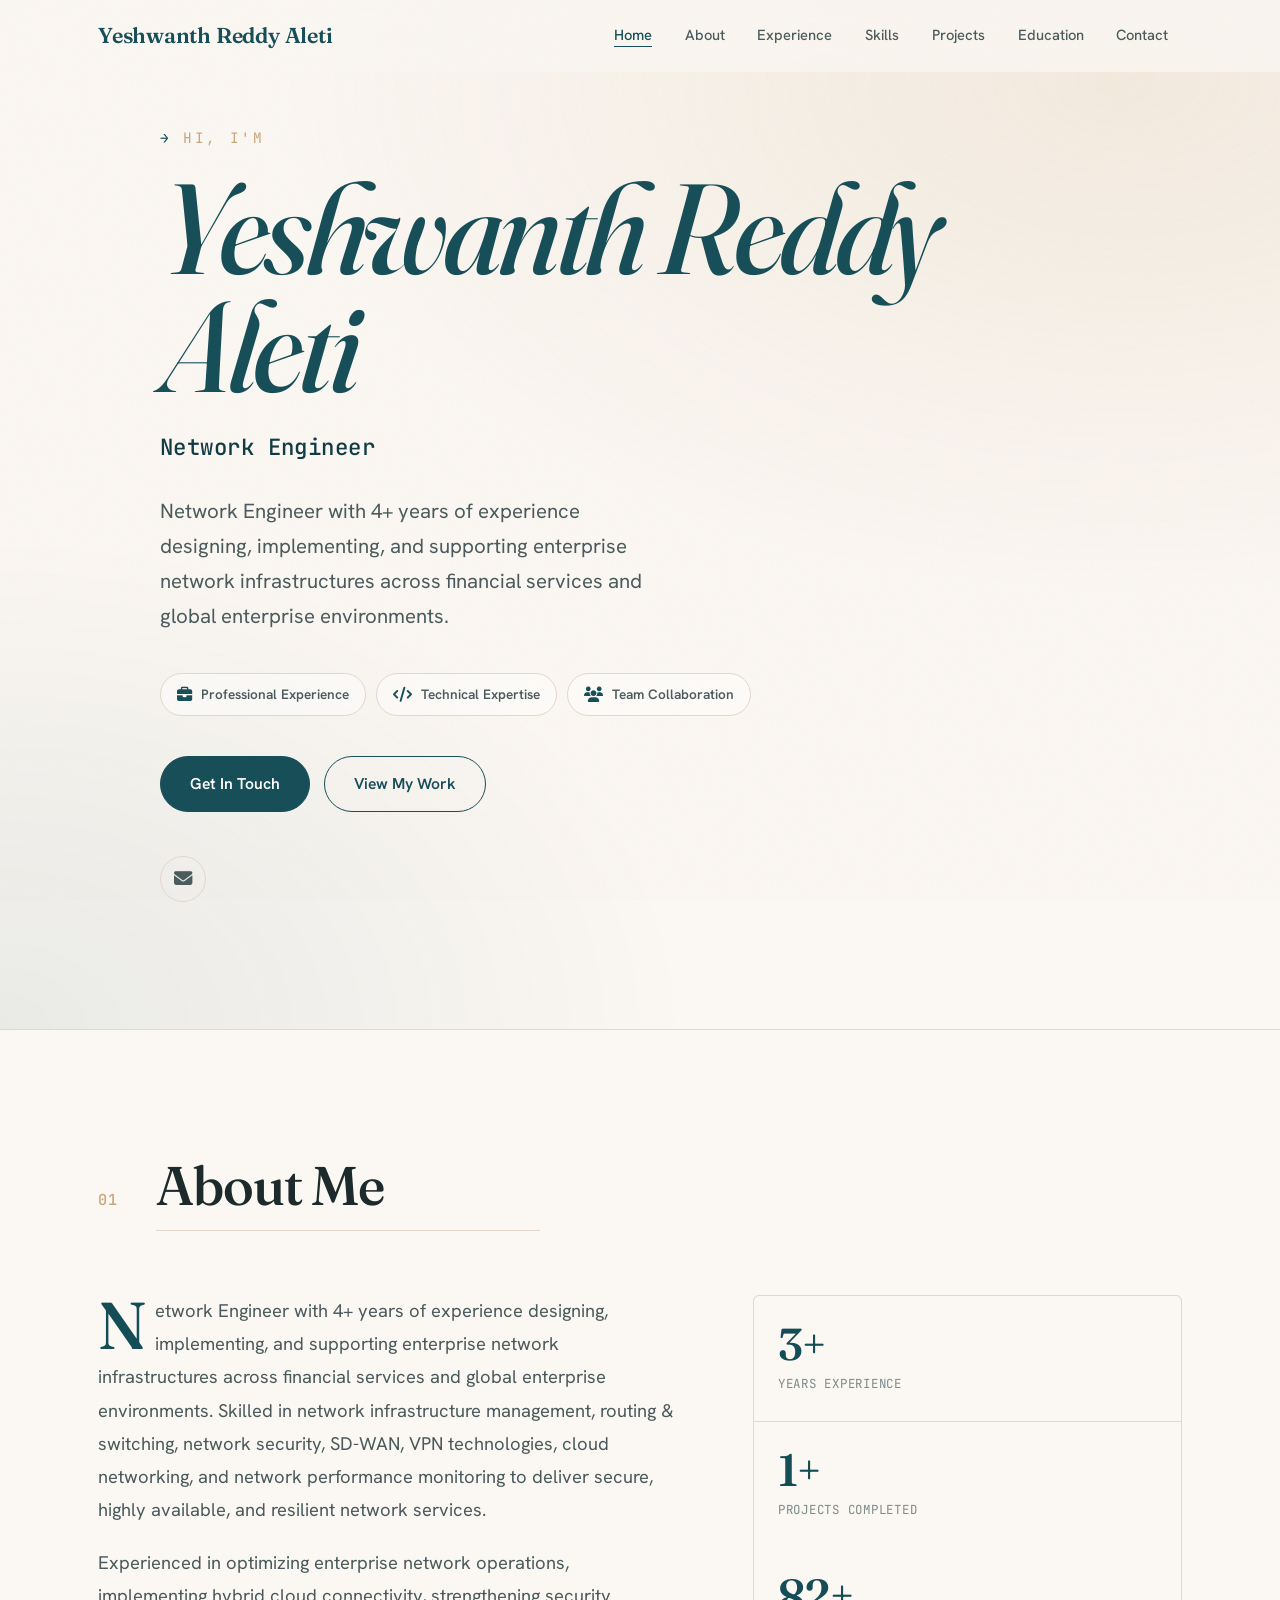
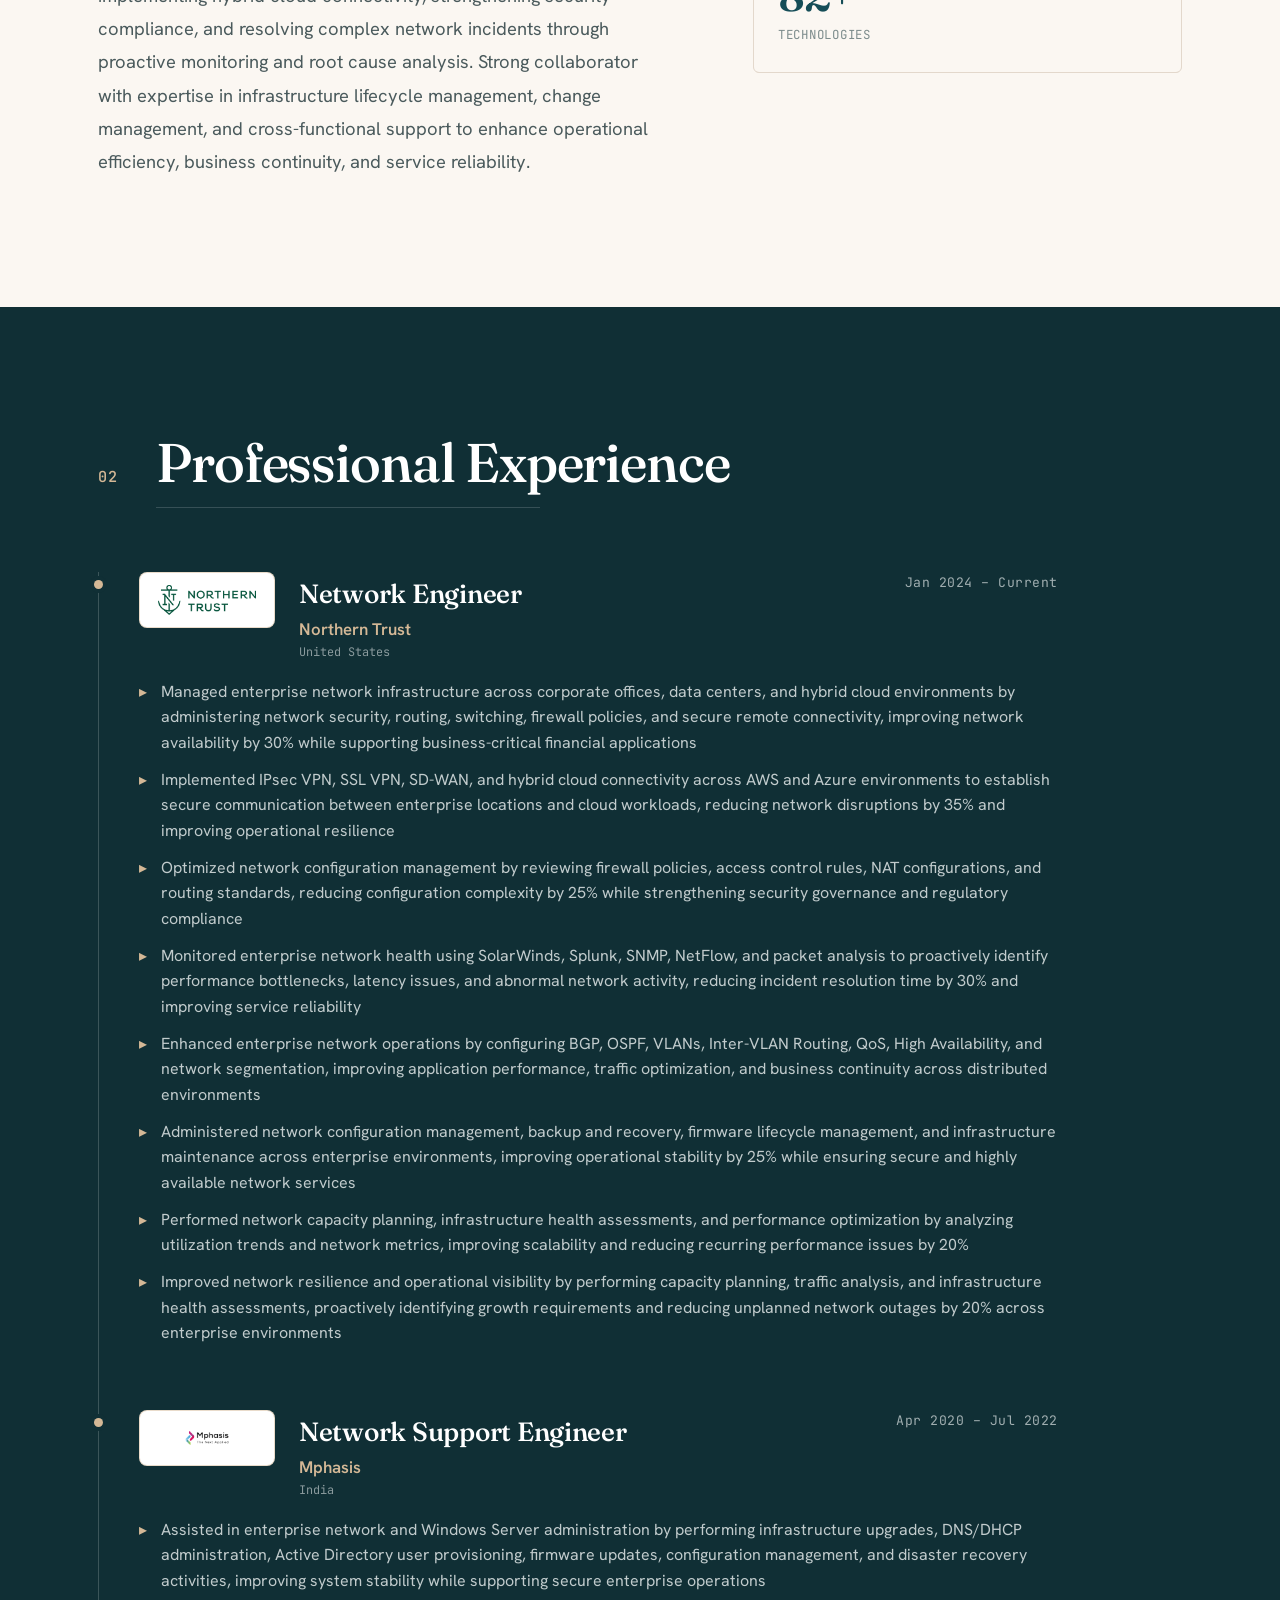
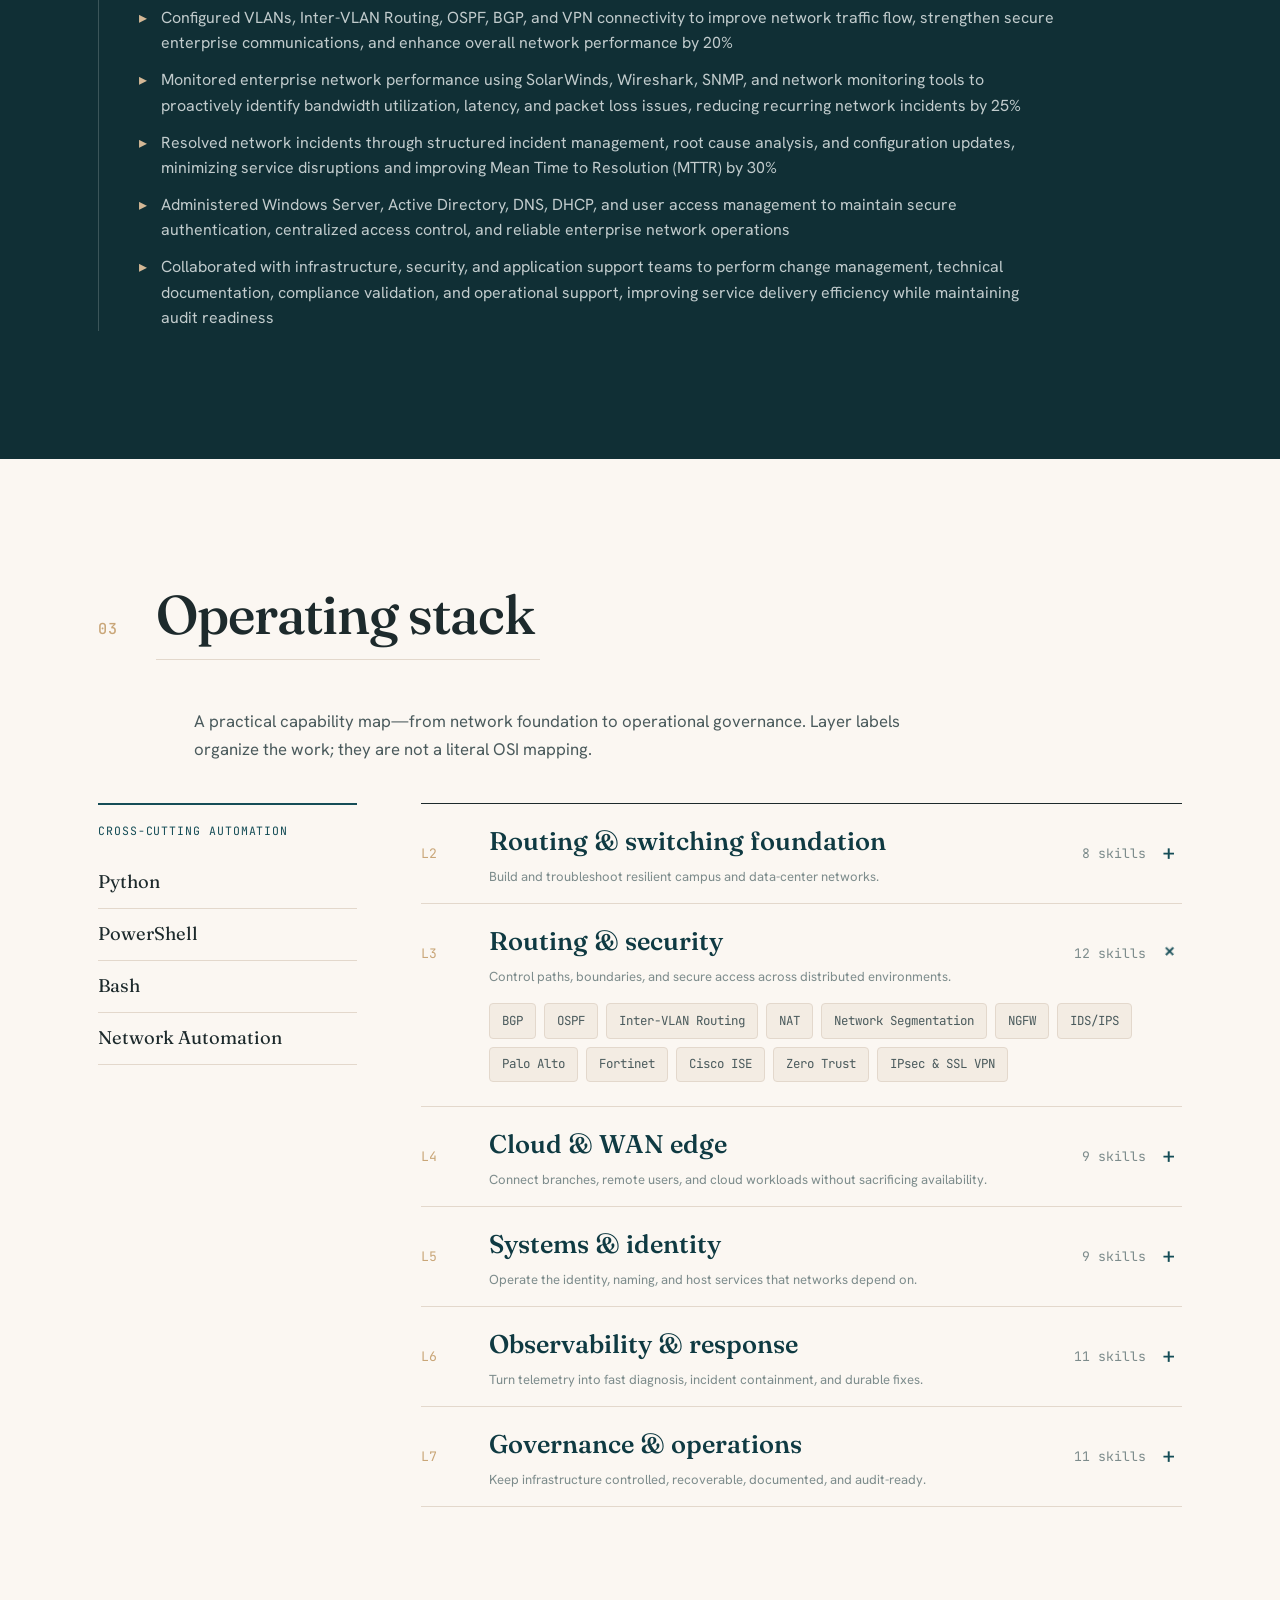
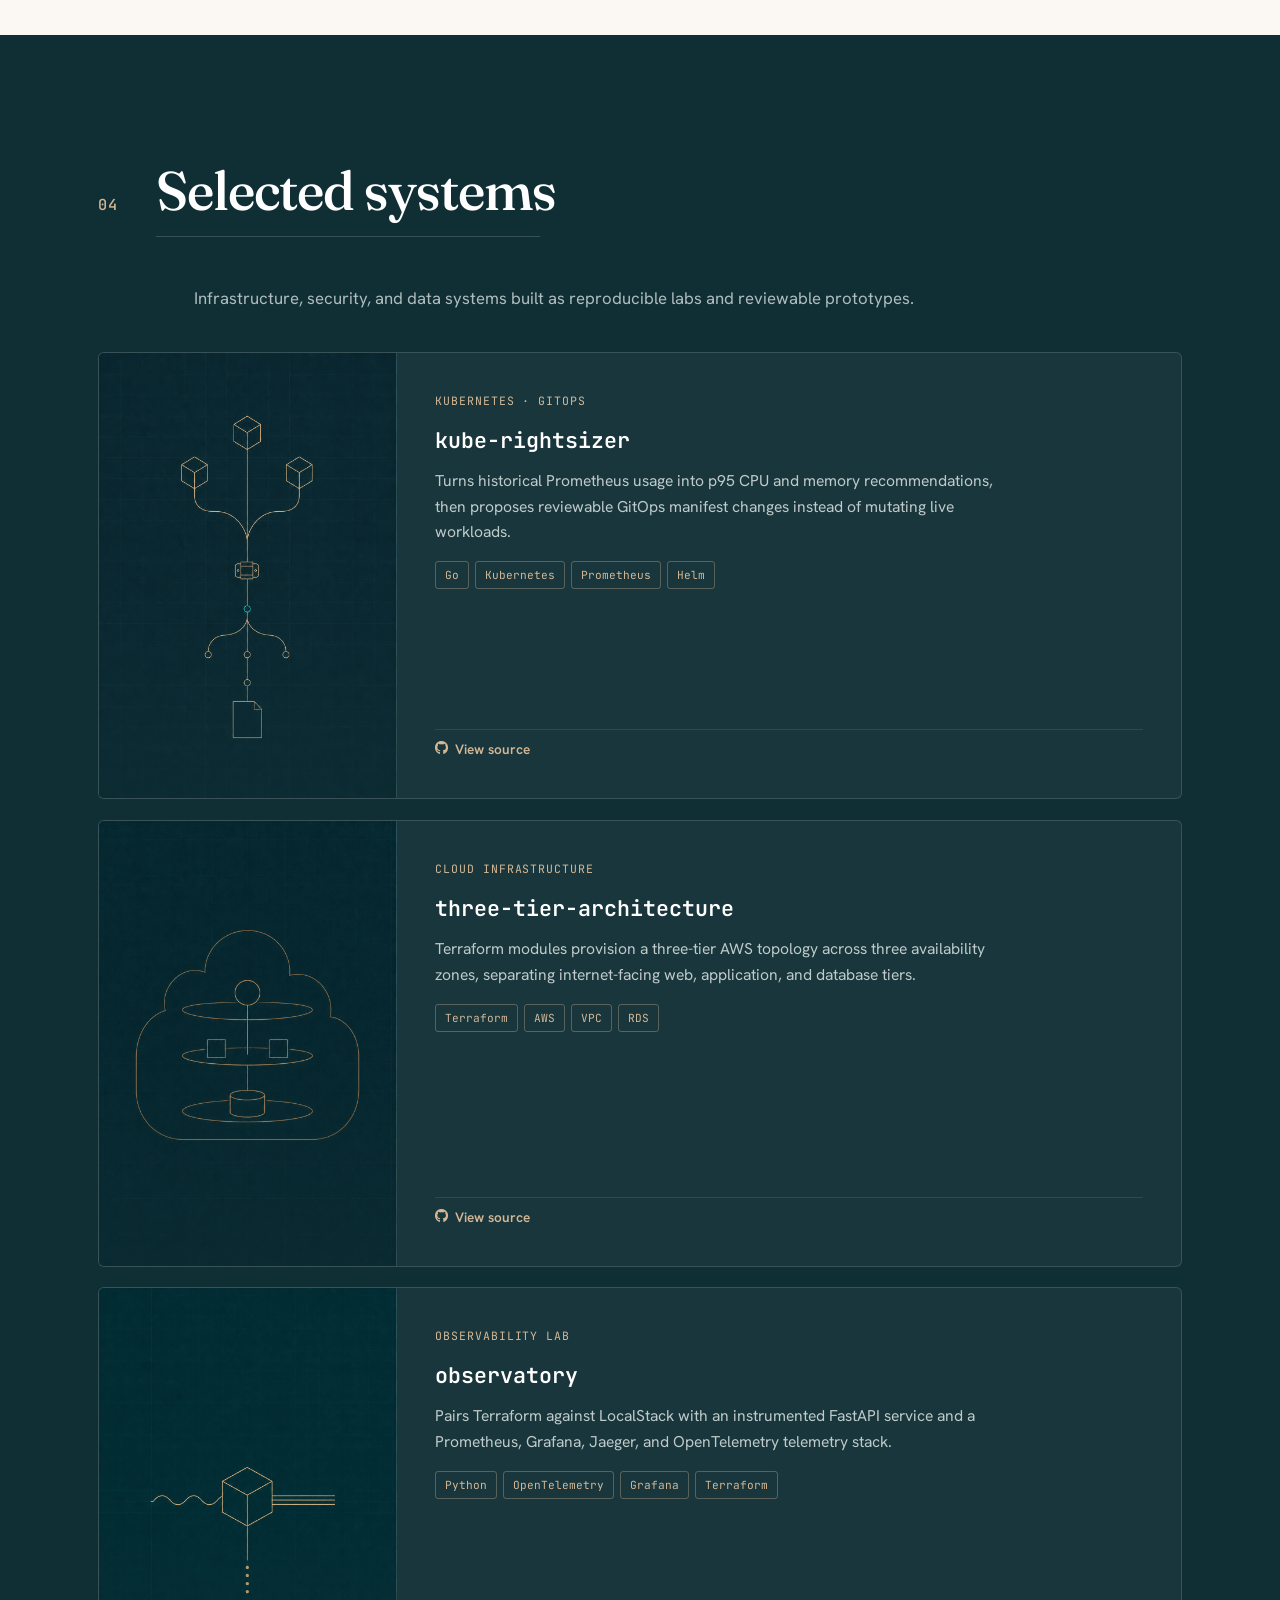
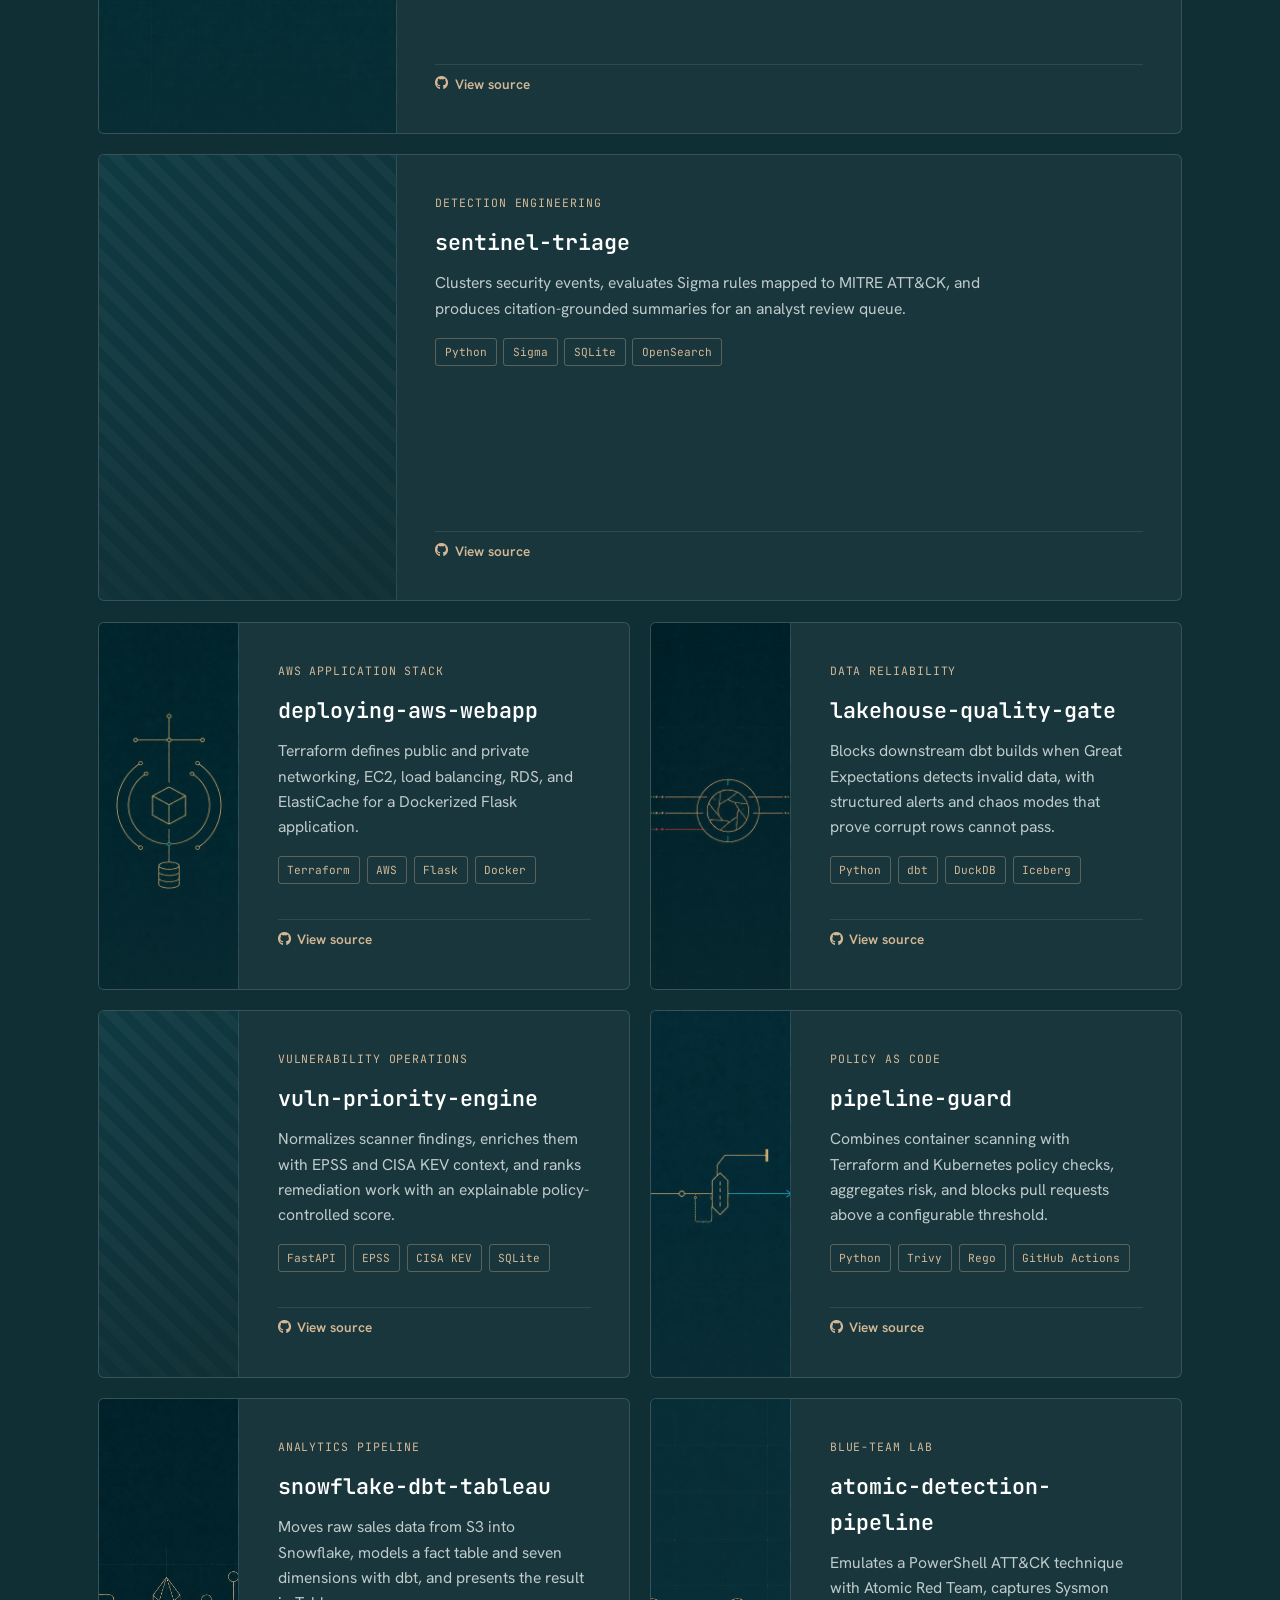
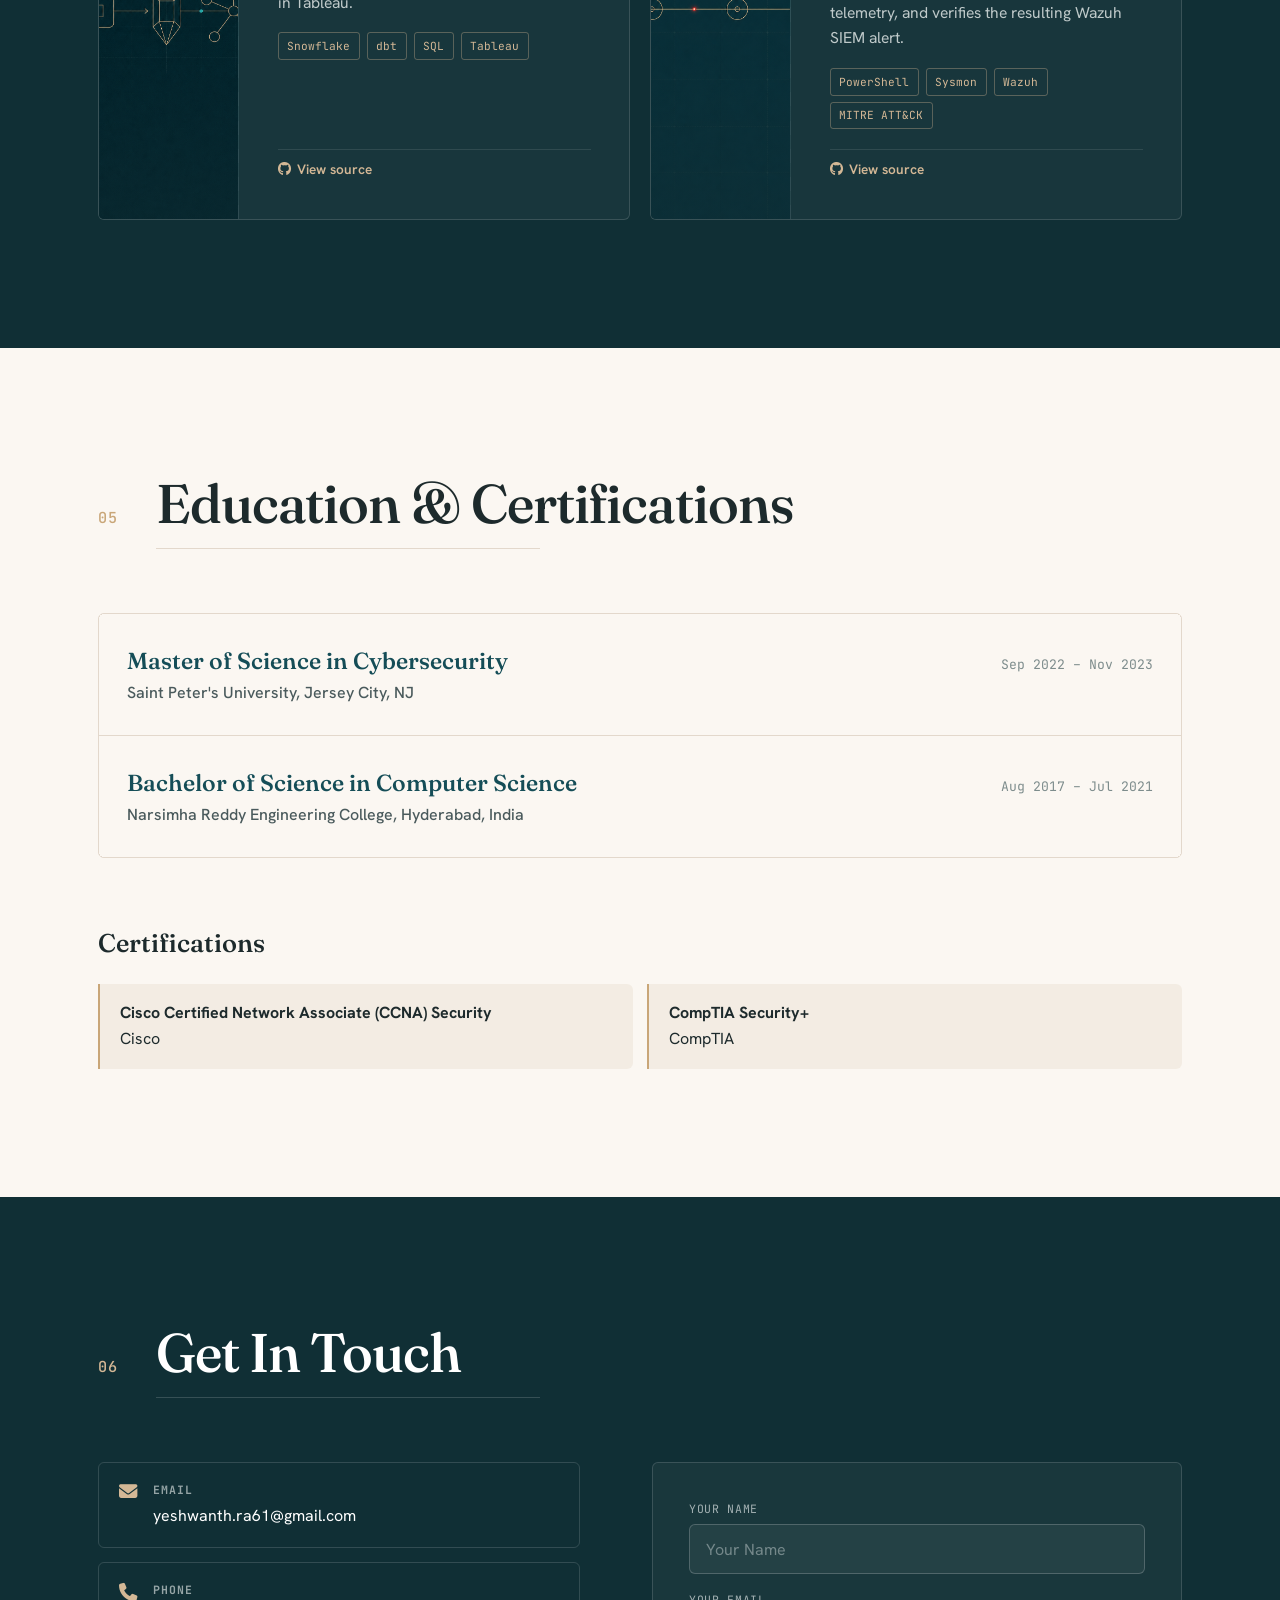
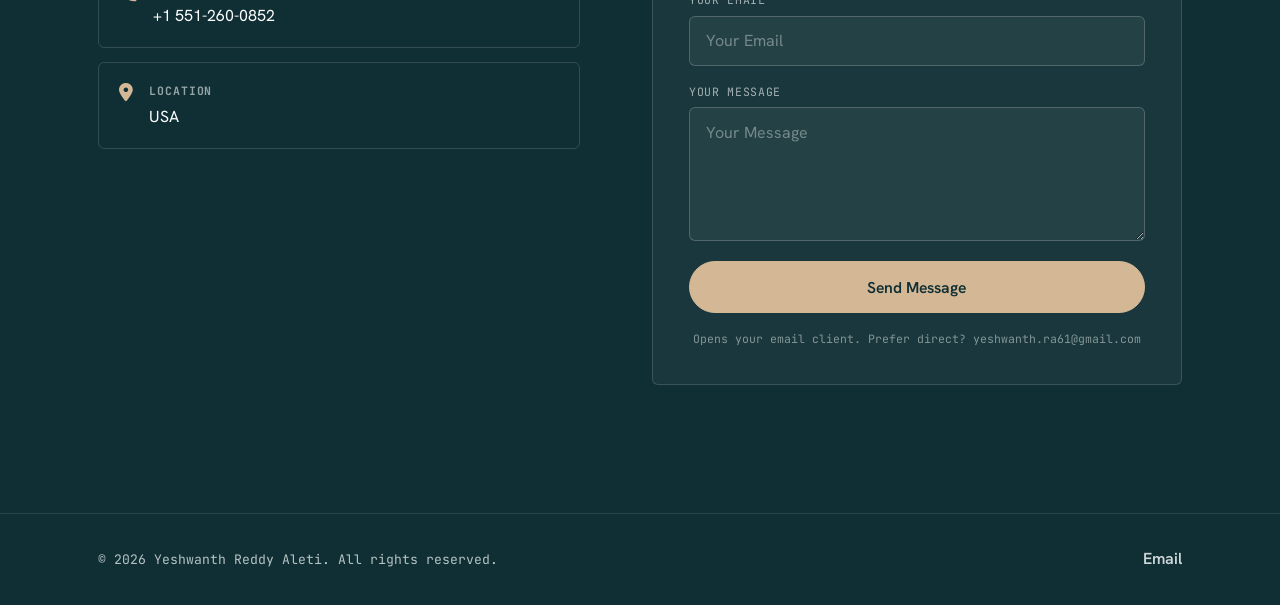
<file: index.html>
<!doctype html>
<html lang="en">
  <head>
    <meta charset="UTF-8" />
    <meta name="viewport" content="width=device-width, initial-scale=1.0" />

    <!-- Primary meta (static — present before JS runs, so crawlers & link unfurlers see it) -->
    <title>Yeshwanth Reddy Aleti — Network Engineer</title>
    <meta
      name="description"
      content="Yeshwanth Reddy Aleti is a Network Engineer with 4+ years of experience in enterprise networking, security, SD-WAN, VPN, cloud connectivity, and network operations."
    />
    <meta name="author" content="Yeshwanth Reddy Aleti" />
    <meta
      name="keywords"
      content="Yeshwanth Reddy Aleti, Network Engineer, BGP, OSPF, SD-WAN, Network Security, Cloud Networking, Portfolio"
    />
    <meta name="theme-color" content="#123A42" />
    <link rel="canonical" href="https://yeshwanthreddy.com/" />

    <!-- Open Graph (LinkedIn / Facebook) -->
    <meta property="og:type" content="website" />
    <meta property="og:site_name" content="Yeshwanth Reddy Aleti" />
    <meta property="og:title" content="Yeshwanth Reddy Aleti — Network Engineer" />
    <meta
      property="og:description"
      content="Network Engineer specializing in secure enterprise infrastructure, routing, SD-WAN, VPN, and cloud connectivity."
    />
    <meta property="og:url" content="https://yeshwanthreddy.com/" />
    <meta property="og:image" content="assets/og-image.png" />
    <meta property="og:image:width" content="1200" />
    <meta property="og:image:height" content="630" />
    <meta property="og:image:alt" content="Yeshwanth Reddy Aleti — Network Engineer" />

    <!-- Twitter / X -->
    <meta name="twitter:card" content="summary_large_image" />
    <meta name="twitter:title" content="Yeshwanth Reddy Aleti — Network Engineer" />
    <meta
      name="twitter:description"
      content="Network Engineer specializing in secure enterprise infrastructure, routing, SD-WAN, VPN, and cloud connectivity."
    />
    <meta name="twitter:image" content="assets/og-image.png" />

    <!-- Icons -->
    <link rel="icon" href="assets/favicon.svg" type="image/svg+xml" />
    <link rel="apple-touch-icon" href="assets/favicon.svg" />

    <!-- Fonts: distinctive display serif + warm grotesque body + mono for data -->
    <link rel="preconnect" href="https://fonts.googleapis.com" />
    <link rel="preconnect" href="https://fonts.gstatic.com" crossorigin />
    <link
      href="https://fonts.googleapis.com/css2?family=Fraunces:ital,opsz,wght@0,9..144,400..700;1,9..144,400..600&family=Hanken+Grotesk:wght@400;500;600;700;800&family=JetBrains+Mono:wght@400;500;600&display=swap"
      rel="stylesheet"
    />

    <link rel="stylesheet" href="assets/css/styles.css" />
    <link
      rel="stylesheet"
      href="https://cdnjs.cloudflare.com/ajax/libs/font-awesome/6.4.0/css/all.min.css"
      integrity="sha512-iecdLmaskl7CVkqkXNQ/ZH/XLlvWZOJyj7Yy7tcenmpD1ypASozpmT/E0iPtmFIB46ZmdtAc9eNBvH0H/ZpiBw=="
      crossorigin="anonymous"
      referrerpolicy="no-referrer"
    />

    <!-- Structured data for richer search results -->
    <script type="application/ld+json">
      {
        "@context": "https://schema.org",
        "@type": "Person",
        "name": "Yeshwanth Reddy Aleti",
        "jobTitle": "Network Engineer",
        "url": "https://yeshwanthreddy.com/",
        "email": "mailto:yeshwanth.ra61@gmail.com",
        "sameAs": ["https://github.com/Yeshwanthreddy-oss"],
        "knowsAbout": ["BGP", "OSPF", "SD-WAN", "Network Security", "Cloud Networking", "Network Operations"]
      }
    </script>
  </head>
  <body>
    <a href="#main" class="skip-link">Skip to content</a>

    <!-- Navigation -->
    <nav class="navbar" id="navbar" aria-label="Primary">
      <div class="container">
        <div class="nav-brand">
          <a href="#home" aria-label="Back to top"></a>
        </div>
        <button
          class="nav-toggle"
          id="navToggle"
          aria-label="Toggle navigation menu"
          aria-controls="navMenu"
          aria-expanded="false"
        >
          <span></span>
          <span></span>
          <span></span>
        </button>
        <ul class="nav-menu" id="navMenu">
          <!-- Navigation items loaded dynamically -->
        </ul>
      </div>
    </nav>

    <main id="main">
      <!-- Hero -->
      <section id="home" class="hero">
        <div class="container">
          <div class="hero-content">
            <p class="hero-eyebrow"><span id="heroGreeting"></span></p>
            <h1 class="hero-title"><span class="highlight" id="heroName"></span></h1>
            <h2 class="hero-subtitle" id="heroTitle"></h2>
            <p class="hero-description" id="heroSummary"></p>
            <div class="hero-highlights" id="heroHighlights"></div>
            <div class="hero-cta" id="heroCTA"></div>
            <div class="social-links" id="heroSocial"></div>
          </div>
        </div>
      </section>

      <!-- About -->
      <section id="about" class="about section">
        <div class="container">
          <div class="section-head">
            <span class="section-index" aria-hidden="true">01</span>
            <h2 class="section-title"></h2>
          </div>
          <div class="about-content">
            <div class="about-text" id="aboutText"></div>
            <div class="about-stats" id="aboutStats"></div>
          </div>
        </div>
      </section>

      <!-- Experience -->
      <section id="experience" class="experience section section--ink">
        <div class="container">
          <div class="section-head">
            <span class="section-index" aria-hidden="true">02</span>
            <h2 class="section-title"></h2>
          </div>
          <div class="timeline" id="experienceTimeline"></div>
        </div>
      </section>

      <!-- Skills -->
      <section id="skills" class="skills section">
        <div class="container">
          <div class="section-head">
            <span class="section-index" aria-hidden="true">03</span>
            <h2 class="section-title"></h2>
          </div>
          <p class="section-intro" id="skillsIntro"></p>
          <div class="skills-grid" id="skillsGrid"></div>
        </div>
      </section>

      <!-- Projects -->
      <section id="projects" class="projects section section--ink">
        <div class="container">
          <div class="section-head">
            <span class="section-index" aria-hidden="true">04</span>
            <h2 class="section-title"></h2>
          </div>
          <p class="section-intro section-intro--dark" id="projectsIntro"></p>
          <div class="projects-grid" id="projectsGrid"></div>
        </div>
      </section>

      <!-- Education -->
      <section id="education" class="education section">
        <div class="container">
          <div class="section-head">
            <span class="section-index" aria-hidden="true">05</span>
            <h2 class="section-title"></h2>
          </div>
          <div class="education-content">
            <div class="education-grid" id="educationGrid"></div>
            <div class="certifications">
              <h3></h3>
              <div class="cert-grid" id="certGrid"></div>
            </div>
          </div>
        </div>
      </section>

      <!-- Contact -->
      <section id="contact" class="contact section section--ink">
        <div class="container">
          <div class="section-head">
            <span class="section-index" aria-hidden="true">06</span>
            <h2 class="section-title"></h2>
          </div>
          <div class="contact-content">
            <div class="contact-info" id="contactInfo"></div>
            <div class="contact-form-container" id="contactFormContainer"></div>
          </div>
        </div>
      </section>
    </main>

    <!-- Footer -->
    <footer class="footer">
      <div class="container">
        <p id="footerCopyright"></p>
        <div class="footer-links" id="footerLinks"></div>
      </div>
    </footer>

    <!-- Fallback for crawlers / no-JS visitors so the page is never blank -->
    <noscript>
      <div class="noscript-banner">
        <h1>Yeshwanth Reddy Aleti — Network Engineer</h1>
        <p>
          Network Engineer with 4+ years of experience in enterprise infrastructure, routing, security,
          SD-WAN, VPN, and cloud connectivity. This portfolio is interactive; please enable JavaScript for the full
          experience.
        </p>
        <p>
          <a href="mailto:yeshwanth.ra61@gmail.com">yeshwanth.ra61@gmail.com</a>
          &nbsp;•&nbsp;
          <a href="https://github.com/Yeshwanthreddy-oss">GitHub</a>
          &nbsp;•&nbsp;
          <a href="https://github.com/">GitHub</a>
        </p>
      </div>
    </noscript>

    <script src="assets/js/main.js"></script>
  </body>
</html>
</file>
<file: assets/css/styles.css>
/* ==========================================================================
   Yeshwanth Reddy Aleti — Portfolio
   Aesthetic: "Editorial Data Brief" — variable serif display (Fraunces) over a
   warm grotesque body (Hanken Grotesk), mono (JetBrains Mono) for data/labels.
   Warm paper + deep-teal ink rhythm, hairline rules, asymmetric composition.
   ========================================================================== */

:root {
  /* Ink / brand */
  --teal: #154d57;
  --teal-deep: #0f3a42;
  --teal-ink: #102f35;
  --sand: #b7a08b;
  --sand-warm: #c9a678;
  --gold: #d4b896;

  /* Paper & text (light sections) */
  --paper: #fbf7f2;
  --paper-2: #f3ece3;
  --line: #e3d8cc;
  --ink: #1d2a2c;
  --ink-soft: #4a5a5c;
  --ink-faint: #7d8c8c;

  /* Type */
  --font-display: "Fraunces", Georgia, "Times New Roman", serif;
  --font-body: "Hanken Grotesk", -apple-system, BlinkMacSystemFont, sans-serif;
  --font-mono: "JetBrains Mono", "SFMono-Regular", Menlo, monospace;

  /* Spacing scale */
  --sp-xs: 0.5rem;
  --sp-sm: 1rem;
  --sp-md: 2rem;
  --sp-lg: 4rem;
  --sp-xl: clamp(5rem, 10vw, 9rem);

  --maxw: 1180px;
  --radius: 6px;

  --ease: cubic-bezier(0.22, 0.61, 0.36, 1);
  --t-fast: 0.2s var(--ease);
  --t: 0.4s var(--ease);
}

/* ----------------------------------------------------------------- Reset */
*,
*::before,
*::after {
  margin: 0;
  padding: 0;
  box-sizing: border-box;
}

html {
  scroll-behavior: smooth;
  font-size: 16px;
  -webkit-font-smoothing: antialiased;
  text-rendering: optimizeLegibility;
}

body {
  font-family: var(--font-body);
  color: var(--ink);
  background: var(--paper);
  line-height: 1.65;
  overflow-x: hidden;
  position: relative;
}

/* Subtle paper grain for atmosphere (pure CSS, no asset request) */
body::before {
  content: "";
  position: fixed;
  inset: 0;
  z-index: 9999;
  pointer-events: none;
  opacity: 0.035;
  background-image: url("data:image/svg+xml,%3Csvg xmlns='http://www.w3.org/2000/svg' width='160' height='160'%3E%3Cfilter id='n'%3E%3CfeTurbulence type='fractalNoise' baseFrequency='0.9' numOctaves='3' stitchTiles='stitch'/%3E%3C/filter%3E%3Crect width='100%25' height='100%25' filter='url(%23n)'/%3E%3C/svg%3E");
}

a {
  color: inherit;
  text-decoration: none;
  transition: color var(--t-fast);
}
img {
  max-width: 100%;
  height: auto;
  display: block;
}
ul {
  list-style: none;
}

/* Accessibility ------------------------------------------------------------ */
.skip-link {
  position: absolute;
  left: -9999px;
  top: 0;
  z-index: 10000;
  background: var(--teal);
  color: #fff;
  padding: 0.75rem 1.25rem;
  border-radius: 0 0 var(--radius) 0;
  font-weight: 600;
}
.skip-link:focus {
  left: 0;
}

:focus-visible {
  outline: 2px solid var(--teal);
  outline-offset: 3px;
  border-radius: 3px;
}
.section--ink :focus-visible {
  outline-color: var(--gold);
}

/* ----------------------------------------------------------------- Layout */
.container {
  max-width: var(--maxw);
  margin: 0 auto;
  padding: 0 clamp(1.25rem, 5vw, 3rem);
}

.section {
  padding: var(--sp-xl) 0;
}

/* Section header — mono index + serif title + hairline, left-aligned */
.section-head {
  display: grid;
  grid-template-columns: auto 1fr;
  align-items: baseline;
  gap: clamp(1rem, 3vw, 2.5rem);
  margin-bottom: var(--sp-lg);
}
.section-index {
  font-family: var(--font-mono);
  font-size: 0.95rem;
  font-weight: 500;
  letter-spacing: 0.05em;
  color: var(--sand-warm);
  padding-top: 0.6em;
}
.section-title {
  font-family: var(--font-display);
  font-optical-sizing: auto;
  font-weight: 520;
  font-size: clamp(2rem, 5vw, 3.4rem);
  line-height: 1.02;
  letter-spacing: -0.02em;
  color: var(--ink);
  position: relative;
  padding-bottom: 1.1rem;
}
.section-title::after {
  content: "";
  position: absolute;
  left: 0;
  bottom: 0;
  width: clamp(120px, 30vw, 100%);
  height: 1px;
  background: var(--line);
}

/* Ink (dark teal) sections invert the palette ------------------------------ */
.section--ink {
  background: var(--teal-ink);
  color: #eef3f2;
}
.section--ink .section-title {
  color: #fff;
}
.section--ink .section-title::after {
  background: rgba(255, 255, 255, 0.16);
}
.section--ink .section-index {
  color: var(--gold);
}

/* ----------------------------------------------------------------- Nav */
.navbar {
  position: fixed;
  inset: 0 0 auto 0;
  z-index: 1000;
  background: color-mix(in srgb, var(--paper) 82%, transparent);
  backdrop-filter: blur(12px) saturate(1.1);
  border-bottom: 1px solid transparent;
  transition: border-color var(--t), background var(--t);
}
.navbar.is-scrolled {
  border-bottom-color: var(--line);
}
.navbar .container {
  display: flex;
  justify-content: space-between;
  align-items: center;
  padding-block: 1.1rem;
}
.nav-brand a {
  font-family: var(--font-display);
  font-size: 1.35rem;
  font-weight: 600;
  letter-spacing: -0.01em;
  color: var(--teal);
}
.nav-menu {
  display: flex;
  gap: 0.35rem;
}
.nav-link {
  position: relative;
  font-size: 0.92rem;
  font-weight: 500;
  padding: 0.5rem 0.85rem;
  color: var(--ink-soft);
  border-radius: var(--radius);
}
.nav-link::after {
  content: "";
  position: absolute;
  left: 0.85rem;
  right: 0.85rem;
  bottom: 0.32rem;
  height: 1.5px;
  background: var(--teal);
  transform: scaleX(0);
  transform-origin: left;
  transition: transform var(--t-fast);
}
.nav-link:hover,
.nav-link.is-active {
  color: var(--teal);
}
.nav-link:hover::after,
.nav-link.is-active::after {
  transform: scaleX(1);
}

.nav-toggle {
  display: none;
  flex-direction: column;
  gap: 5px;
  background: none;
  border: 0;
  cursor: pointer;
  padding: 0.4rem;
}
.nav-toggle span {
  width: 26px;
  height: 2px;
  background: var(--ink);
  border-radius: 2px;
  transition: transform var(--t-fast), opacity var(--t-fast);
}
.nav-toggle[aria-expanded="true"] span:nth-child(1) {
  transform: translateY(7px) rotate(45deg);
}
.nav-toggle[aria-expanded="true"] span:nth-child(2) {
  opacity: 0;
}
.nav-toggle[aria-expanded="true"] span:nth-child(3) {
  transform: translateY(-7px) rotate(-45deg);
}

/* ----------------------------------------------------------------- Hero */
.hero {
  min-height: 100vh;
  display: flex;
  align-items: center;
  padding: clamp(7rem, 14vh, 10rem) 0 var(--sp-xl);
  background:
    radial-gradient(120% 90% at 88% 8%, rgba(199, 166, 120, 0.16), transparent 55%),
    radial-gradient(90% 80% at 0% 100%, rgba(21, 77, 87, 0.08), transparent 60%),
    var(--paper);
  position: relative;
}
/* faint baseline grid line under hero */
.hero::after {
  content: "";
  position: absolute;
  left: 0;
  right: 0;
  bottom: 0;
  height: 1px;
  background: var(--line);
}
.hero-content {
  max-width: 60rem;
}
.hero-eyebrow {
  font-family: var(--font-mono);
  font-size: 0.9rem;
  letter-spacing: 0.18em;
  text-transform: uppercase;
  color: var(--sand-warm);
  margin-bottom: 1.25rem;
}
.hero-eyebrow::before {
  content: "→ ";
  color: var(--teal);
}
.hero-title {
  font-family: var(--font-display);
  font-optical-sizing: auto;
  font-weight: 560;
  font-size: clamp(3rem, 11vw, 8rem);
  line-height: 0.92;
  letter-spacing: -0.035em;
  color: var(--ink);
  margin-bottom: 1.5rem;
}
.hero-title .highlight {
  color: var(--teal);
  font-style: italic;
  font-weight: 460;
}
.hero-subtitle {
  font-family: var(--font-mono);
  font-size: clamp(1rem, 2.2vw, 1.4rem);
  font-weight: 500;
  letter-spacing: 0.02em;
  color: var(--teal-deep);
  margin-bottom: 1.75rem;
}
.hero-description {
  font-size: clamp(1.05rem, 1.6vw, 1.3rem);
  line-height: 1.7;
  color: var(--ink-soft);
  max-width: 46ch;
  margin-bottom: 2.5rem;
}
.hero-description strong {
  color: var(--ink);
  font-weight: 700;
}

.hero-highlights {
  display: flex;
  flex-wrap: wrap;
  gap: 0.65rem;
  margin-bottom: 2.5rem;
}
.highlight-item {
  display: inline-flex;
  align-items: center;
  gap: 0.55rem;
  padding: 0.55rem 1rem;
  border: 1px solid var(--line);
  border-radius: 100px;
  background: rgba(255, 255, 255, 0.5);
  transition: border-color var(--t-fast), transform var(--t-fast);
}
.highlight-item:hover {
  border-color: var(--sand-warm);
  transform: translateY(-2px);
}
.highlight-item i {
  color: var(--teal);
  font-size: 0.95rem;
}
.highlight-item span {
  font-size: 0.85rem;
  font-weight: 600;
  color: var(--ink-soft);
}

.hero-cta {
  display: flex;
  flex-wrap: wrap;
  gap: 0.9rem;
  margin-bottom: 2.75rem;
}

/* Buttons ------------------------------------------------------------------ */
.btn {
  --btn-bg: var(--teal);
  --btn-fg: #fff;
  display: inline-flex;
  align-items: center;
  gap: 0.6rem;
  padding: 0.9rem 1.8rem;
  border-radius: 100px;
  font-family: var(--font-body);
  font-weight: 600;
  font-size: 0.98rem;
  cursor: pointer;
  border: 1.5px solid var(--btn-bg);
  background: var(--btn-bg);
  color: var(--btn-fg);
  transition: transform var(--t-fast), box-shadow var(--t-fast), background var(--t-fast),
    color var(--t-fast);
}
.btn:hover {
  transform: translateY(-2px);
  box-shadow: 0 12px 24px -12px rgba(21, 77, 87, 0.55);
}
.btn-secondary {
  background: transparent;
  color: var(--teal);
  border-color: var(--teal);
}
.btn-secondary:hover {
  background: var(--teal);
  color: #fff;
}
.section--ink .btn-secondary {
  color: #fff;
  border-color: rgba(255, 255, 255, 0.5);
}
.section--ink .btn-secondary:hover {
  background: #fff;
  color: var(--teal-ink);
  border-color: #fff;
}

/* Social ------------------------------------------------------------------- */
.social-links {
  display: flex;
  gap: 0.65rem;
}
.social-links a {
  width: 46px;
  height: 46px;
  display: grid;
  place-items: center;
  border: 1px solid var(--line);
  border-radius: 50%;
  font-size: 1.15rem;
  color: var(--ink-soft);
  transition: transform var(--t-fast), color var(--t-fast), border-color var(--t-fast),
    background var(--t-fast);
}
.social-links a:hover {
  color: #fff;
  background: var(--teal);
  border-color: var(--teal);
  transform: translateY(-3px);
}

/* ----------------------------------------------------------------- About */
.about-content {
  display: grid;
  grid-template-columns: 1.35fr 1fr;
  gap: clamp(2rem, 6vw, 5rem);
  align-items: start;
}
.about-text p {
  font-size: 1.15rem;
  line-height: 1.8;
  color: var(--ink-soft);
}
.about-text p + p {
  margin-top: 1.25rem;
}
.about-text p:first-child::first-letter {
  font-family: var(--font-display);
  font-size: 3.6em;
  font-weight: 560;
  float: left;
  line-height: 0.74;
  margin: 0.08em 0.12em 0 0;
  color: var(--teal);
}
.about-stats {
  display: grid;
  gap: 1px;
  background: var(--line);
  border: 1px solid var(--line);
  border-radius: var(--radius);
  overflow: hidden;
}
.stat-item {
  background: var(--paper);
  padding: 1.6rem 1.5rem;
  transition: background var(--t-fast);
}
.stat-item:hover {
  background: var(--paper-2);
}
.stat-item h3 {
  font-family: var(--font-display);
  font-size: 2.8rem;
  font-weight: 560;
  line-height: 1;
  color: var(--teal);
  letter-spacing: -0.02em;
}
.stat-item p {
  font-family: var(--font-mono);
  font-size: 0.78rem;
  letter-spacing: 0.06em;
  text-transform: uppercase;
  color: var(--ink-faint);
  margin-top: 0.5rem;
}

/* ----------------------------------------------------------------- Timeline */
.timeline {
  max-width: 60rem;
  position: relative;
  padding-left: clamp(1.5rem, 4vw, 2.5rem);
  border-left: 1px solid rgba(255, 255, 255, 0.18);
}
.timeline-item {
  position: relative;
  padding-bottom: var(--sp-lg);
}
.timeline-item:last-child {
  padding-bottom: 0;
}
.timeline-item::before {
  content: "";
  position: absolute;
  left: calc(-1 * clamp(1.5rem, 4vw, 2.5rem) - 5px);
  top: 0.5rem;
  width: 9px;
  height: 9px;
  border-radius: 50%;
  background: var(--gold);
  box-shadow: 0 0 0 4px var(--teal-ink);
}
.timeline-header {
  display: grid;
  grid-template-columns: 8.5rem minmax(0, 1fr) auto;
  align-items: start;
  gap: 0.5rem 1.5rem;
  margin-bottom: 1rem;
}
.company-mark {
  width: 8.5rem;
  min-height: 3.5rem;
  display: grid;
  place-items: center;
  border: 1px solid rgba(212, 184, 150, 0.5);
  border-radius: 8px;
  background: #fff;
  color: var(--gold);
  font-family: var(--font-mono);
  font-size: 0.82rem;
  letter-spacing: 0.06em;
}
.company-mark img {
  display: block;
  width: 100%;
  max-height: 2.6rem;
  object-fit: contain;
  padding: 0.35rem 0.5rem;
}
.timeline-title {
  font-family: var(--font-display);
  font-size: 1.65rem;
  font-weight: 540;
  color: #fff;
  letter-spacing: -0.01em;
}
.timeline-company {
  font-size: 1.05rem;
  font-weight: 600;
  color: var(--gold);
}
.timeline-location {
  font-family: var(--font-mono);
  font-size: 0.74rem;
  color: rgba(238, 243, 242, 0.55);
}
.timeline-period {
  font-family: var(--font-mono);
  font-size: 0.82rem;
  letter-spacing: 0.04em;
  color: rgba(238, 243, 242, 0.65);
}
.timeline-description {
  color: rgba(238, 243, 242, 0.82);
}
.timeline-description > p {
  margin-bottom: 0.75rem;
}
.timeline-description ul {
  display: grid;
  gap: 0.7rem;
}
.timeline-description li {
  position: relative;
  padding-left: 1.4rem;
  line-height: 1.6;
  color: rgba(238, 243, 242, 0.8);
}
.timeline-description li::before {
  content: "▸";
  position: absolute;
  left: 0;
  top: 0;
  color: var(--gold);
}

/* ----------------------------------------------------------------- Skills */
.section-intro {
  max-width: 46rem;
  margin: -1rem 0 2.5rem clamp(0rem, 8vw, 6rem);
  color: var(--ink-soft);
  font-size: 1.05rem;
  text-wrap: pretty;
}
.section-intro--dark {
  color: rgba(238, 243, 242, 0.72);
}
.skills-grid {
  display: grid;
  grid-template-columns: minmax(12rem, 0.34fr) minmax(0, 1fr);
  gap: clamp(2rem, 5vw, 5rem);
  align-items: start;
}
.automation-rail {
  position: sticky;
  top: 7rem;
  padding-top: 1rem;
  border-top: 2px solid var(--teal);
}
.automation-label,
.project-eyebrow {
  display: block;
  font-family: var(--font-mono);
  font-size: 0.72rem;
  letter-spacing: 0.08em;
  text-transform: uppercase;
}
.automation-label {
  color: var(--teal);
  margin-bottom: 1rem;
}
.automation-rail ul {
  display: grid;
  gap: 0;
}
.automation-rail li {
  padding: 0.65rem 0;
  border-bottom: 1px solid var(--line);
  font-family: var(--font-display);
  font-size: 1.15rem;
  color: var(--ink);
}
.skill-layers {
  border-top: 1px solid var(--ink);
}
.skill-layer {
  border-bottom: 1px solid var(--line);
}
.skill-layer summary {
  display: grid;
  grid-template-columns: 3.25rem minmax(0, 1fr) auto 1.25rem;
  gap: 1rem;
  align-items: center;
  min-height: 6rem;
  padding: 1rem 0;
  cursor: pointer;
  list-style: none;
}
.skill-layer summary::-webkit-details-marker {
  display: none;
}
.skill-layer summary:focus-visible {
  outline: 2px solid var(--teal);
  outline-offset: 5px;
}
.layer-code,
.layer-count {
  font-family: var(--font-mono);
  font-variant-numeric: tabular-nums;
}
.layer-code {
  color: var(--sand-warm);
  font-size: 0.82rem;
}
.layer-heading {
  display: grid;
  gap: 0.2rem;
}
.layer-title {
  font-family: var(--font-display);
  color: var(--teal-deep);
  font-size: clamp(1.25rem, 2vw, 1.65rem);
  font-weight: 550;
}
.layer-summary,
.layer-count {
  color: var(--ink-faint);
  font-size: 0.82rem;
}
.layer-toggle {
  color: var(--teal);
  font-family: var(--font-mono);
  font-size: 1.4rem;
  transition: transform var(--t-fast);
}
.skill-layer[open] .layer-toggle {
  transform: rotate(45deg);
}
.skill-list {
  display: flex;
  flex-wrap: wrap;
  gap: 0.5rem;
  padding: 0 0 1.5rem 4.25rem;
}
.skill-tag {
  font-family: var(--font-mono);
  font-size: 0.78rem;
  padding: 0.4rem 0.75rem;
  border: 1px solid var(--line);
  border-radius: 4px;
  color: var(--ink-soft);
  background: var(--paper-2);
}

/* ----------------------------------------------------------------- Projects */
.projects-grid {
  display: grid;
  grid-template-columns: repeat(2, minmax(0, 1fr));
  gap: 1.25rem;
}
.project-card {
  display: grid;
  grid-template-columns: minmax(8rem, 0.36fr) minmax(0, 1fr);
  border: 1px solid rgba(255, 255, 255, 0.14);
  border-radius: var(--radius);
  background: rgba(255, 255, 255, 0.035);
  overflow: hidden;
  min-height: 23rem;
  transition: border-color var(--t), background var(--t);
}
.project-card:hover,
.project-card:focus-within {
  border-color: var(--gold);
  background: rgba(255, 255, 255, 0.06);
}
.project-card--featured {
  grid-column: 1 / -1;
  grid-template-columns: minmax(15rem, 0.38fr) minmax(0, 1fr);
  min-height: 27rem;
}
.project-image {
  position: relative;
  min-height: 100%;
  display: grid;
  place-items: center;
  overflow: hidden;
  font-size: 2.4rem;
  color: var(--gold);
  background:
    repeating-linear-gradient(45deg, rgba(255, 255, 255, 0.03) 0 10px, transparent 10px 20px),
    linear-gradient(135deg, var(--teal-deep), var(--teal-ink));
  border-right: 1px solid rgba(255, 255, 255, 0.1);
}
.project-image img {
  width: 100%;
  height: 100%;
  object-fit: cover;
  object-position: center;
  filter: saturate(0.82) contrast(1.04);
}
/* hairline gradient so titles below feel connected to the artwork */
.project-image::after {
  content: "";
  position: absolute;
  inset: 0;
  background: linear-gradient(180deg, transparent 55%, rgba(16, 47, 53, 0.45));
  pointer-events: none;
}
.project-content {
  padding: clamp(1.5rem, 3vw, 2.5rem);
  display: flex;
  flex-direction: column;
  flex: 1;
}
.project-eyebrow {
  color: var(--gold);
  margin-bottom: 0.8rem;
}
.project-title {
  font-family: var(--font-mono);
  font-size: clamp(1rem, 2vw, 1.35rem);
  font-weight: 600;
  color: #fff;
  word-break: break-word;
  margin-bottom: 0.6rem;
}
.project-description {
  color: rgba(238, 243, 242, 0.78);
  font-size: 0.98rem;
  max-width: 62ch;
  line-height: 1.6;
  margin-bottom: 1.1rem;
}
.project-tech {
  display: flex;
  flex-wrap: wrap;
  gap: 0.4rem;
  margin-bottom: 1.25rem;
}
.tech-badge {
  font-family: var(--font-mono);
  font-size: 0.7rem;
  padding: 0.22rem 0.55rem;
  border-radius: 3px;
  color: var(--gold);
  border: 1px solid rgba(212, 184, 150, 0.35);
}
.project-links {
  display: flex;
  gap: 1.25rem;
  margin-top: auto;
  padding-top: 0.5rem;
  border-top: 1px solid rgba(255, 255, 255, 0.1);
}
.project-link {
  display: inline-flex;
  align-items: center;
  gap: 0.4rem;
  font-size: 0.85rem;
  font-weight: 600;
  color: var(--gold);
}
.project-link:hover {
  color: #fff;
}
.project-link:focus-visible {
  outline: 2px solid var(--gold);
  outline-offset: 4px;
}

/* ----------------------------------------------------------------- Education */
.education-content {
  display: grid;
  gap: var(--sp-lg);
}
.education-grid {
  display: grid;
  gap: 1px;
  background: var(--line);
  border: 1px solid var(--line);
  border-radius: var(--radius);
  overflow: hidden;
}
.education-item {
  background: var(--paper);
  padding: 1.75rem;
  transition: background var(--t-fast);
}
.education-item:hover {
  background: var(--paper-2);
}
.education-header {
  display: flex;
  flex-wrap: wrap;
  justify-content: space-between;
  align-items: baseline;
  gap: 0.4rem 1.5rem;
}
.education-degree {
  font-family: var(--font-display);
  font-size: 1.45rem;
  font-weight: 540;
  color: var(--teal);
}
.education-school {
  color: var(--ink-soft);
  font-weight: 500;
}
.education-period {
  font-family: var(--font-mono);
  font-size: 0.82rem;
  color: var(--ink-faint);
}
.certifications h3 {
  font-family: var(--font-display);
  font-size: 1.6rem;
  font-weight: 540;
  color: var(--ink);
  margin-bottom: 1.25rem;
}
.cert-grid {
  display: grid;
  grid-template-columns: repeat(auto-fit, minmax(min(100%, 250px), 1fr));
  gap: 0.85rem;
}
.cert-item {
  padding: 1rem 1.25rem;
  border-left: 2px solid var(--sand-warm);
  background: var(--paper-2);
  border-radius: 0 var(--radius) var(--radius) 0;
  transition: transform var(--t-fast);
}
.cert-item:hover {
  transform: translateX(4px);
}
.cert-empty {
  font-family: var(--font-mono);
  font-size: 0.85rem;
  color: var(--ink-faint);
}

/* ----------------------------------------------------------------- Contact */
.contact-content {
  display: grid;
  grid-template-columns: 1fr 1.1fr;
  gap: clamp(2rem, 6vw, 4.5rem);
  align-items: start;
}
.contact-info {
  display: grid;
  gap: 0.85rem;
}
.contact-item {
  display: flex;
  align-items: flex-start;
  gap: 1rem;
  padding: 1.1rem 1.25rem;
  border: 1px solid rgba(255, 255, 255, 0.14);
  border-radius: var(--radius);
  transition: border-color var(--t-fast), background var(--t-fast);
}
.contact-item:hover {
  border-color: var(--gold);
  background: rgba(255, 255, 255, 0.04);
}
.contact-item i {
  font-size: 1.15rem;
  color: var(--gold);
  margin-top: 0.2rem;
}
.contact-item h3 {
  font-family: var(--font-mono);
  font-size: 0.72rem;
  letter-spacing: 0.08em;
  text-transform: uppercase;
  color: rgba(238, 243, 242, 0.6);
  margin-bottom: 0.25rem;
}
.contact-item a,
.contact-item p {
  color: #fff;
  word-break: break-word;
}
.contact-item a:hover {
  color: var(--gold);
}

.contact-form-container {
  background: rgba(255, 255, 255, 0.04);
  border: 1px solid rgba(255, 255, 255, 0.14);
  padding: clamp(1.5rem, 4vw, 2.25rem);
  border-radius: var(--radius);
}
.contact-form {
  display: grid;
  gap: 1rem;
}
.form-group {
  display: grid;
  gap: 0.4rem;
}
.form-group label {
  font-family: var(--font-mono);
  font-size: 0.72rem;
  letter-spacing: 0.06em;
  text-transform: uppercase;
  color: rgba(238, 243, 242, 0.65);
}
.form-group input,
.form-group textarea {
  font-family: var(--font-body);
  font-size: 1rem;
  padding: 0.85rem 1rem;
  color: #fff;
  background: rgba(255, 255, 255, 0.05);
  border: 1px solid rgba(255, 255, 255, 0.2);
  border-radius: var(--radius);
  transition: border-color var(--t-fast), background var(--t-fast);
}
.form-group input::placeholder,
.form-group textarea::placeholder {
  color: rgba(238, 243, 242, 0.4);
}
.form-group input:focus,
.form-group textarea:focus {
  outline: none;
  border-color: var(--gold);
  background: rgba(255, 255, 255, 0.08);
}
.contact-form .btn {
  width: 100%;
  justify-content: center;
  background: var(--gold);
  border-color: var(--gold);
  color: var(--teal-ink);
  margin-top: 0.25rem;
}
.contact-form .btn:hover {
  background: #fff;
  border-color: #fff;
}
.form-note {
  font-family: var(--font-mono);
  font-size: 0.72rem;
  color: rgba(238, 243, 242, 0.5);
  text-align: center;
}

/* ----------------------------------------------------------------- Footer */
.footer {
  background: var(--teal-ink);
  color: rgba(238, 243, 242, 0.75);
  padding: var(--sp-md) 0;
  border-top: 1px solid rgba(255, 255, 255, 0.1);
}
.footer .container {
  display: flex;
  flex-wrap: wrap;
  justify-content: space-between;
  align-items: center;
  gap: 1rem;
}
.footer p {
  font-family: var(--font-mono);
  font-size: 0.82rem;
}
.footer-links {
  display: flex;
  gap: 1.25rem;
}
.footer-links a {
  font-weight: 600;
  color: rgba(238, 243, 242, 0.85);
}
.footer-links a:hover {
  color: var(--gold);
}

/* ----------------------------------------------------------------- noscript */
.noscript-banner {
  max-width: 720px;
  margin: 8rem auto;
  padding: 0 1.5rem;
  text-align: center;
}
.noscript-banner h1 {
  font-family: var(--font-display);
  font-size: 2.5rem;
  color: var(--teal);
  margin-bottom: 1rem;
}
.noscript-banner a {
  color: var(--teal);
  text-decoration: underline;
}

/* ----------------------------------------------------------------- Reveal */
.reveal {
  opacity: 0;
  transform: translateY(24px);
  transition: opacity 0.7s var(--ease), transform 0.7s var(--ease);
  will-change: opacity, transform;
}
.reveal.is-visible {
  opacity: 1;
  transform: none;
}

/* ----------------------------------------------------------------- Responsive */
@media (max-width: 880px) {
  .about-content,
  .contact-content,
  .skills-grid {
    grid-template-columns: 1fr;
  }
  .automation-rail {
    position: static;
  }
  .project-card,
  .project-card--featured {
    grid-template-columns: minmax(8rem, 0.34fr) minmax(0, 1fr);
  }
  .about-stats {
    grid-template-columns: repeat(3, 1fr);
  }
}

@media (max-width: 768px) {
  .nav-toggle {
    display: flex;
  }
  .nav-menu {
    position: fixed;
    inset: 64px 0 auto 0;
    flex-direction: column;
    gap: 0;
    background: var(--paper);
    border-bottom: 1px solid var(--line);
    padding: 0.5rem 0;
    transform: translateY(-130%);
    visibility: hidden;
    transition: transform var(--t);
    box-shadow: 0 20px 30px -20px rgba(0, 0, 0, 0.25);
  }
  .nav-menu.active {
    transform: translateY(0);
    visibility: visible;
  }
  .nav-link {
    display: block;
    padding: 0.9rem 1.5rem;
    border-radius: 0;
  }
  .nav-link::after {
    display: none;
  }
}

@media (max-width: 560px) {
  .section-intro {
    margin-left: 0;
  }
  .timeline-header {
    grid-template-columns: 6.25rem minmax(0, 1fr);
  }
  .company-mark {
    width: 6.25rem;
    min-height: 2.75rem;
  }
  .timeline-period {
    grid-column: 2;
  }
  .skill-layer summary {
    grid-template-columns: 2.25rem minmax(0, 1fr) 1rem;
    gap: 0.7rem;
  }
  .layer-count {
    display: none;
  }
  .skill-list {
    padding-left: 2.95rem;
  }
  .projects-grid {
    grid-template-columns: 1fr;
  }
  .project-card,
  .project-card--featured {
    grid-column: auto;
    grid-template-columns: minmax(7rem, 0.34fr) minmax(0, 1fr);
    min-height: 22rem;
  }
  .project-content {
    padding: 1.3rem;
  }
  .about-stats {
    grid-template-columns: 1fr;
  }
  .hero-cta {
    flex-direction: column;
    align-items: stretch;
  }
  .hero-cta .btn {
    justify-content: center;
  }
}

/* ----------------------------------------------------------------- Motion-safe */
@media (prefers-reduced-motion: reduce) {
  html {
    scroll-behavior: auto;
  }
  *,
  *::before,
  *::after {
    animation-duration: 0.001ms !important;
    transition-duration: 0.001ms !important;
  }
  .reveal {
    opacity: 1;
    transform: none;
  }
}

/* ----------------------------------------------------------------- Print */
@media print {
  .navbar,
  .nav-toggle,
  .hero-cta,
  .social-links,
  .contact-form-container,
  body::before {
    display: none !important;
  }
  body {
    color: #000;
    background: #fff;
  }
  .section,
  .section--ink {
    background: #fff !important;
    color: #000 !important;
    padding: 1.5rem 0;
  }
  .section--ink .section-title,
  .timeline-title,
  .project-title,
  .contact-item a,
  .contact-item p {
    color: #000 !important;
  }
}
</file>
